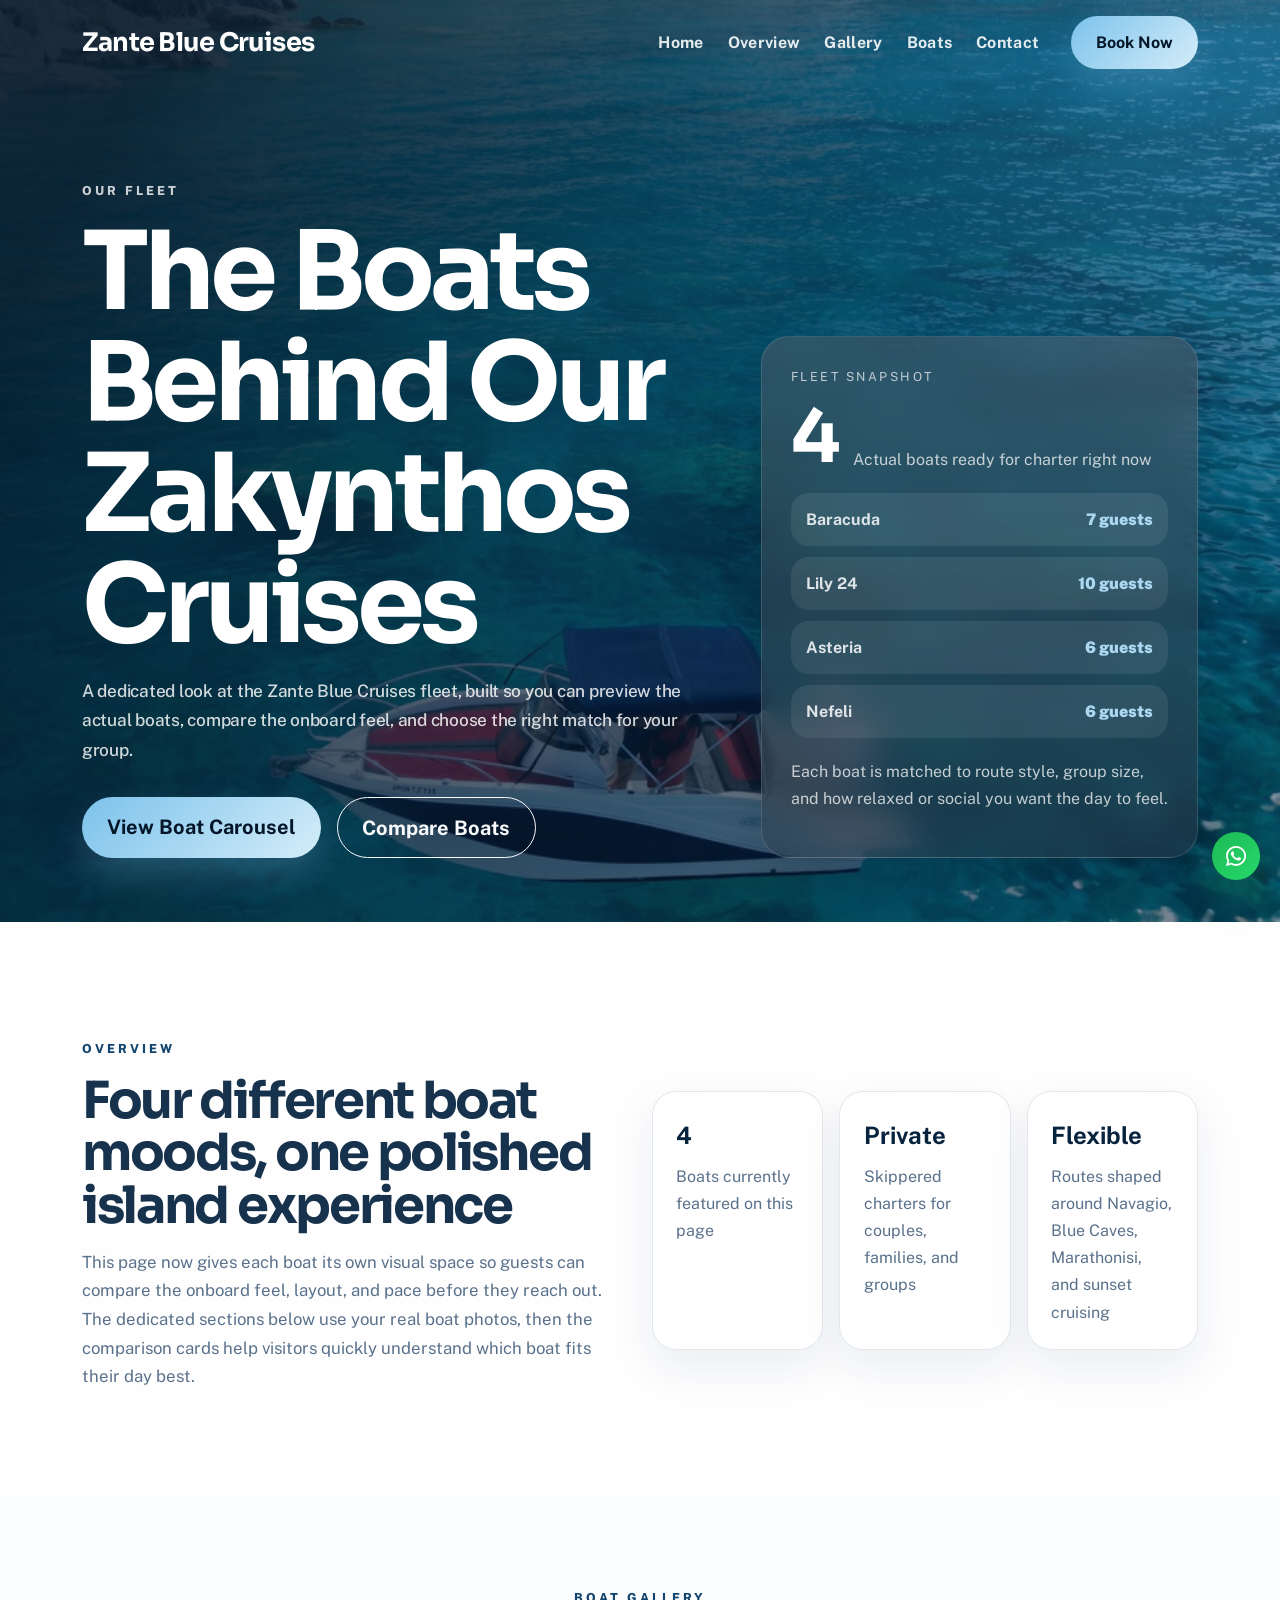
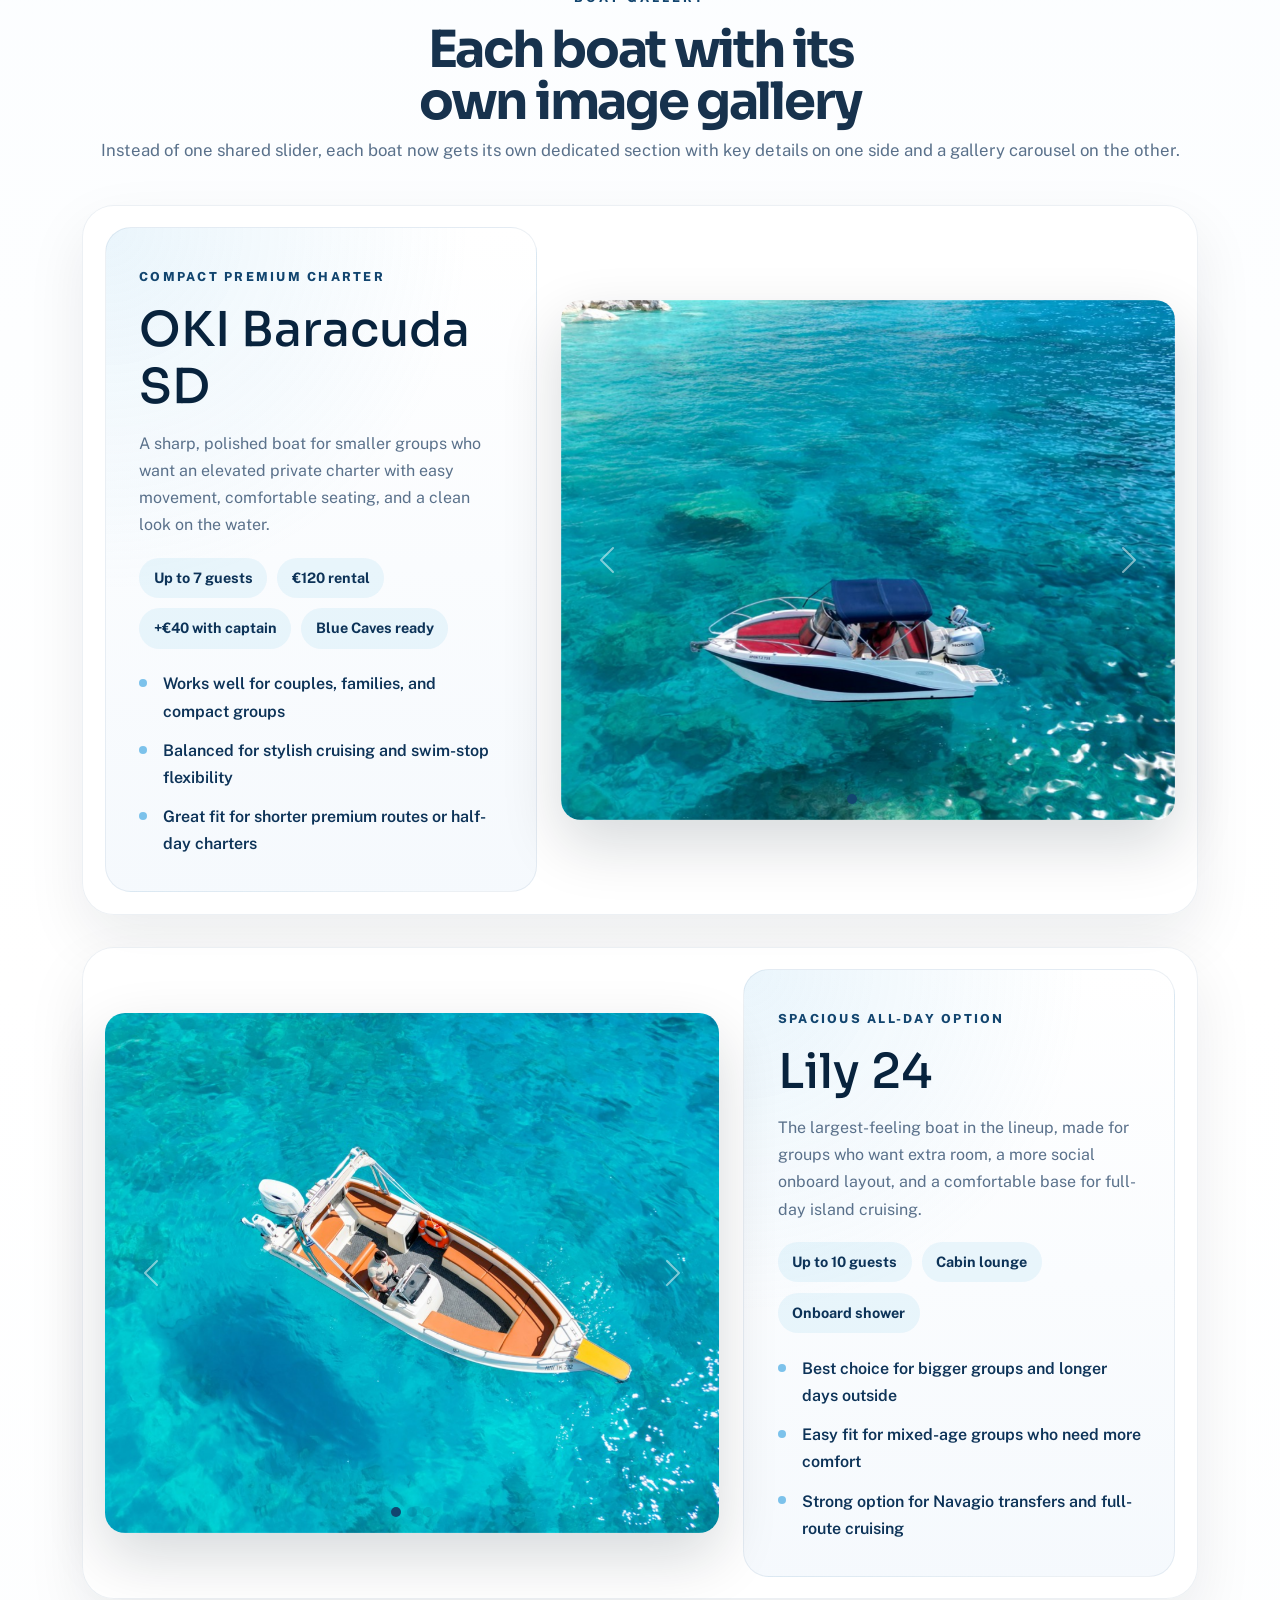
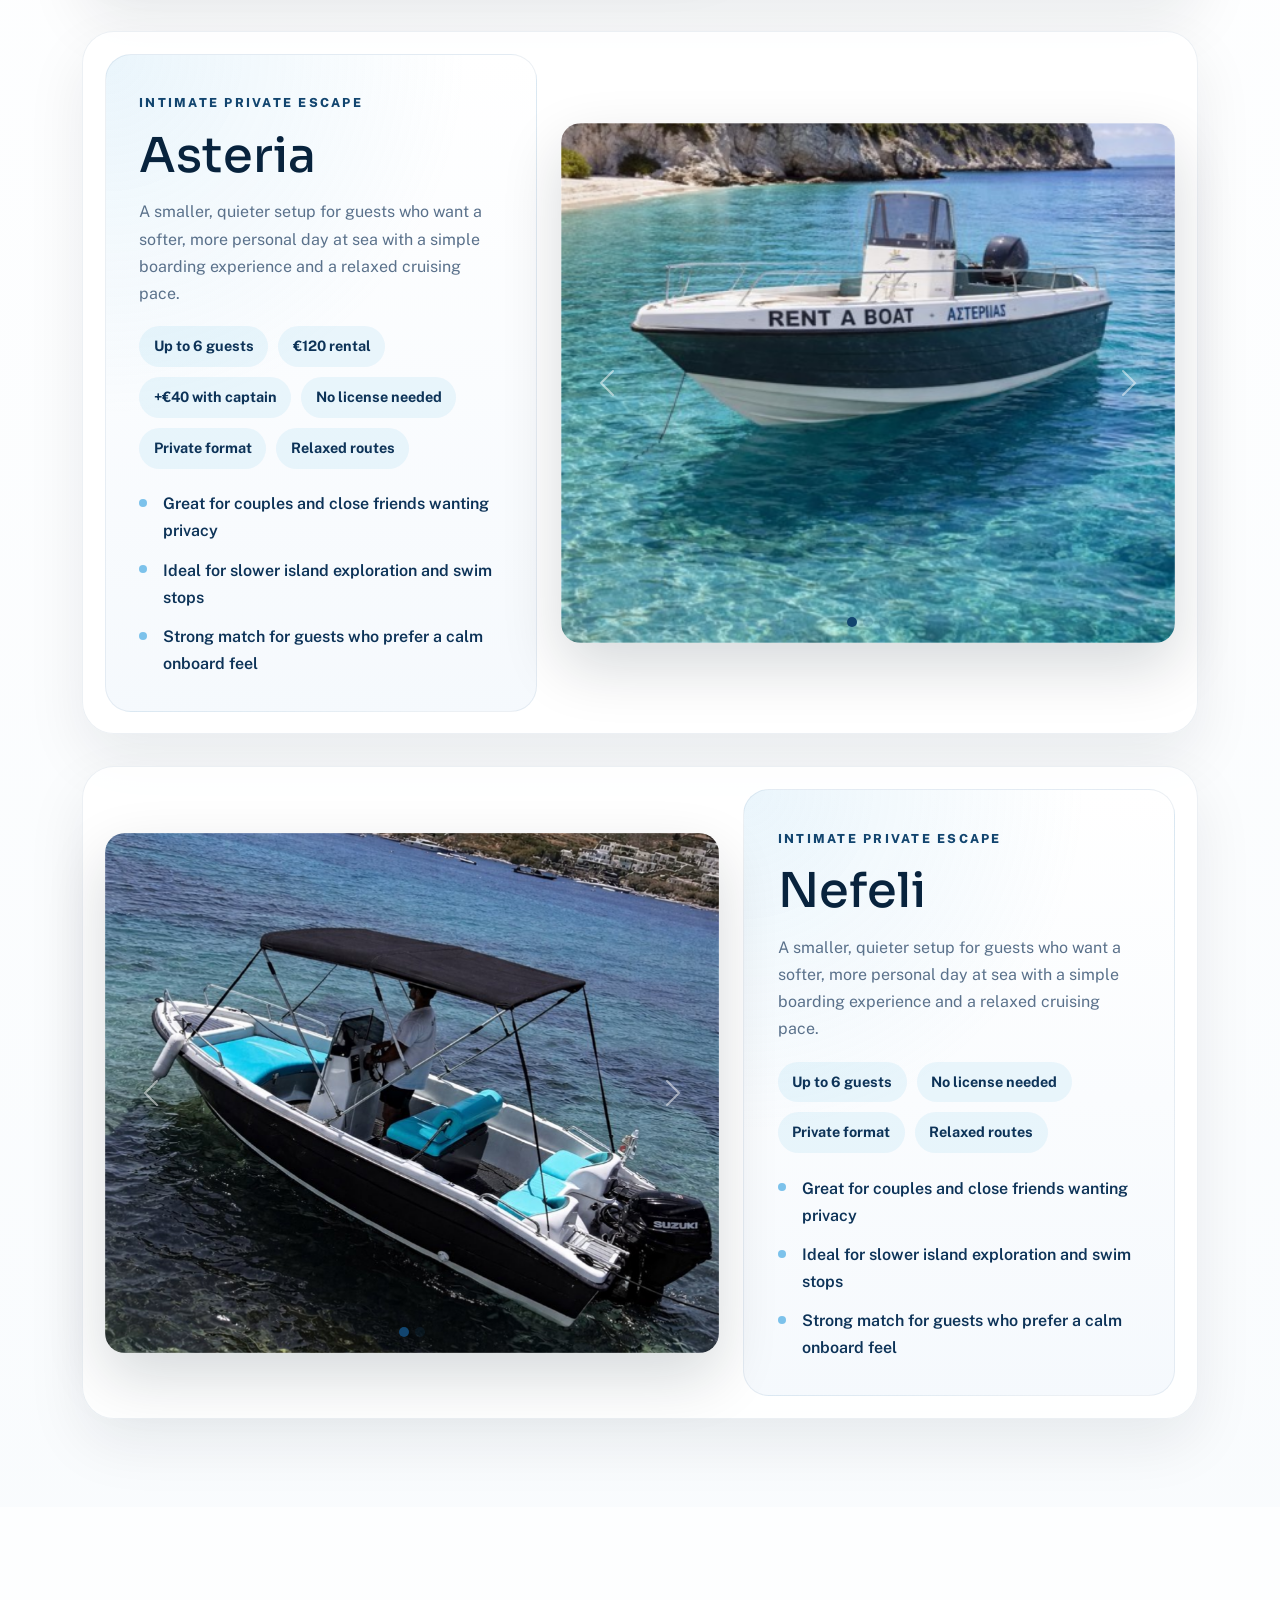
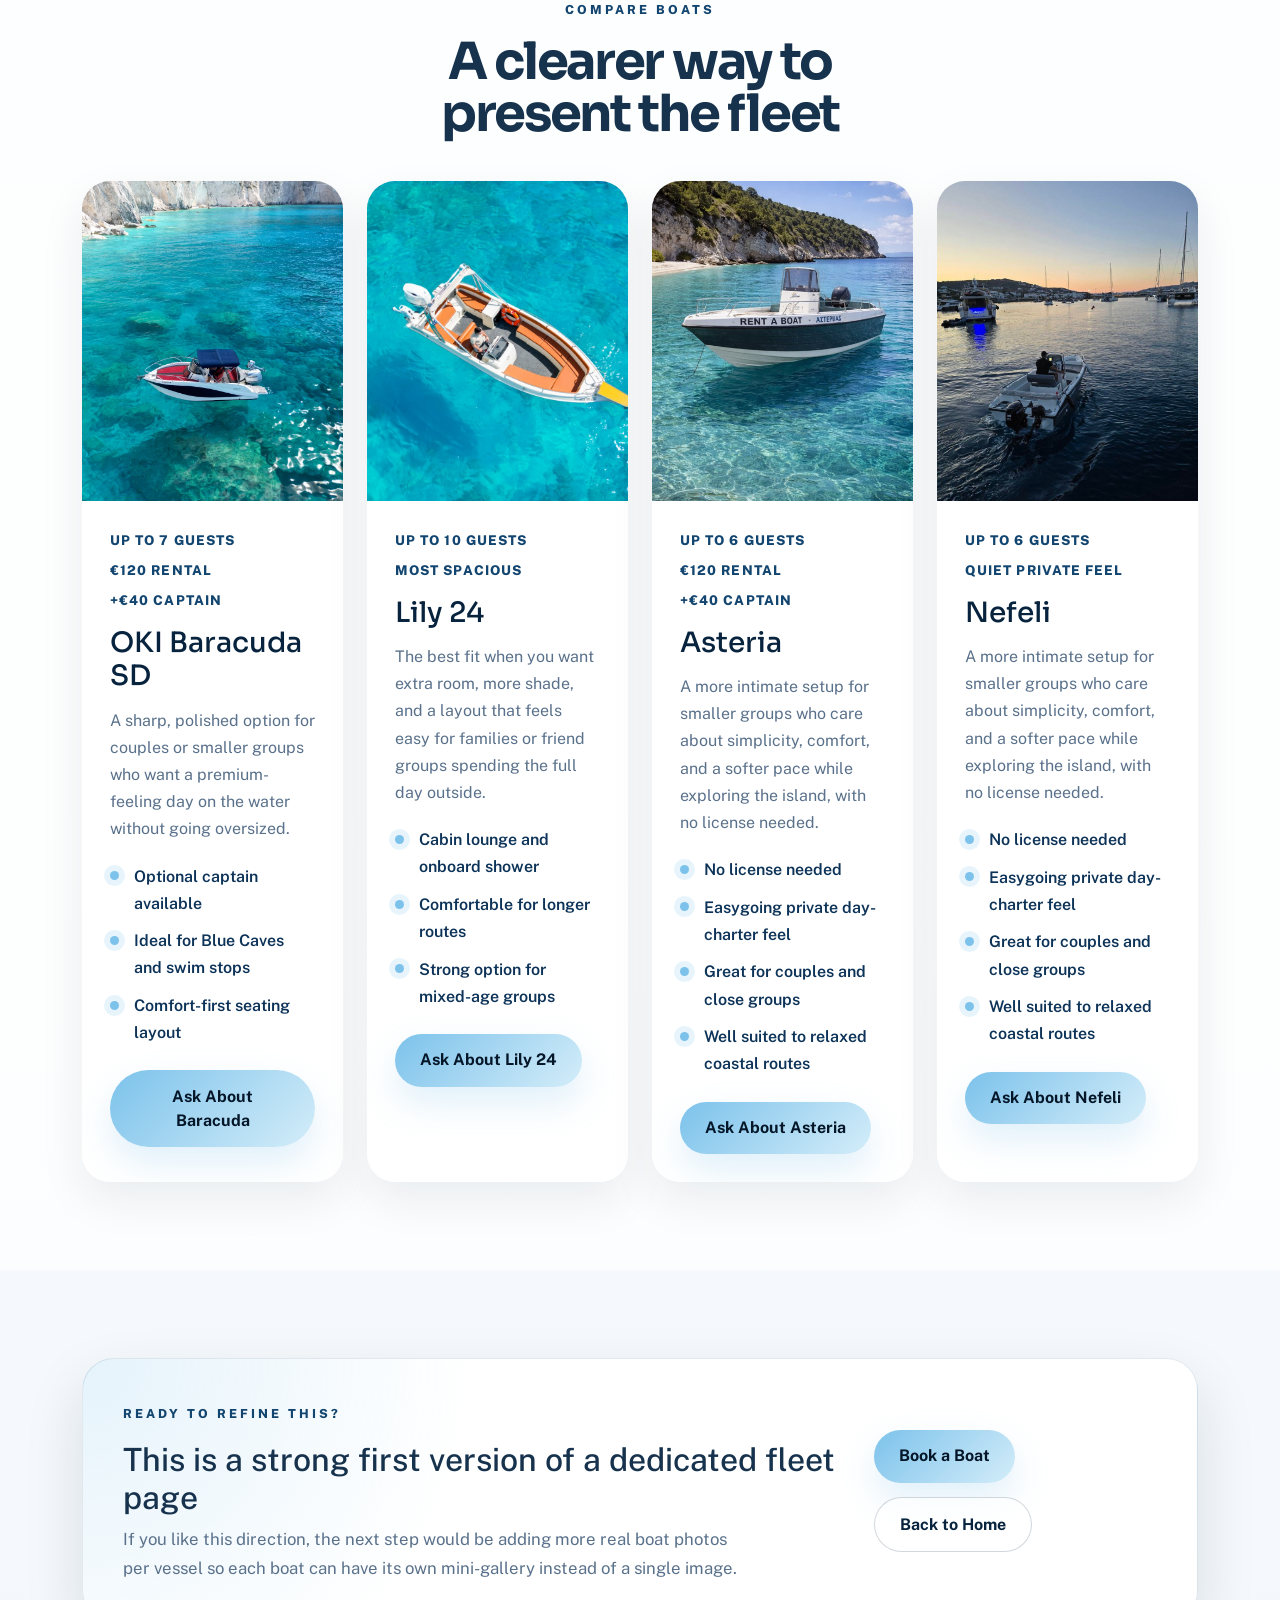
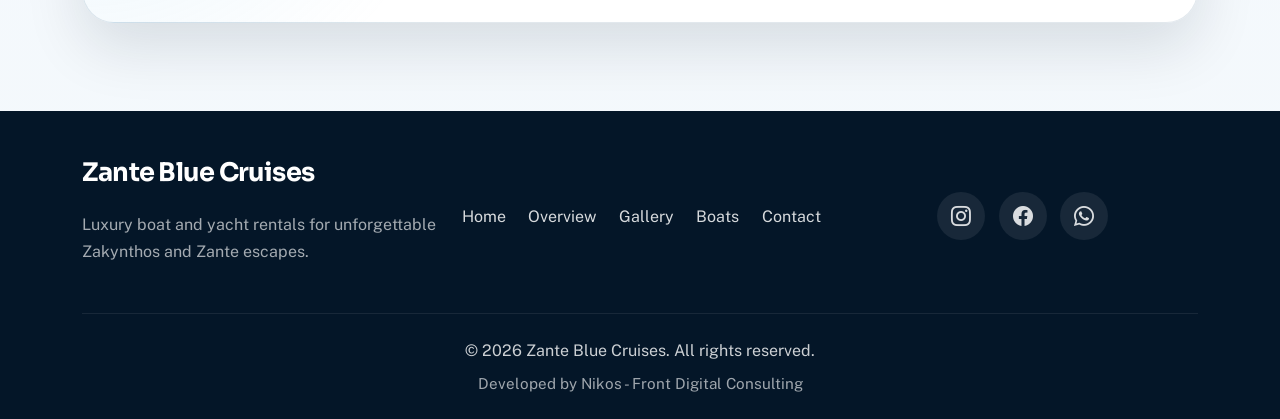
<file: our-fleet.html>
<!DOCTYPE html>
<html lang="en">
<head>
  <meta charset="UTF-8">
  <meta name="viewport" content="width=device-width, initial-scale=1.0">
  <title>Our Fleet | Zante Blue Cruises</title>
  <meta
    name="description"
    content="Explore the Zante Blue Cruises fleet in Zakynthos, including Baracuda, Lily 24, Asteria, and Nefeli, with a full-page boat showcase and image carousel."
  >
  <meta name="robots" content="index, follow, max-image-preview:large">
  <meta name="theme-color" content="#041628">
  <meta property="og:type" content="website">
  <meta property="og:title" content="Our Fleet | Zante Blue Cruises">
  <meta property="og:description" content="A closer look at the Zante Blue Cruises fleet with real boat photography, guest capacity, and charter highlights.">
  <meta property="og:image" content="images/baracuda-1200.jpg">
  <meta property="og:site_name" content="Zante Blue Cruises">
  <meta name="twitter:card" content="summary_large_image">
  <meta name="twitter:title" content="Our Fleet | Zante Blue Cruises">
  <meta name="twitter:description" content="Preview the Zante Blue Cruises fleet with a dedicated carousel and boat showcase page.">
  <meta name="twitter:image" content="images/baracuda-1200.jpg">
  <link rel="preload" as="image" href="images/baracuda-1200.jpg" fetchpriority="high">
  <link rel="preconnect" href="https://fonts.googleapis.com">
  <link rel="preconnect" href="https://fonts.gstatic.com" crossorigin>
  <link
    href="https://fonts.googleapis.com/css2?family=Public+Sans:wght@400;500;600;700;800&family=Sora:wght@500;600;700;800&display=swap"
    rel="stylesheet"
  >
  <link
    href="https://cdn.jsdelivr.net/npm/bootstrap@5.3.3/dist/css/bootstrap.min.css"
    rel="stylesheet"
    integrity="sha384-QWTKZyjpPEjISv5WaRU9OFeRpok6YctnYmDr5pNlyT2bRjXh0JMhjY6hW+ALEwIH"
    crossorigin="anonymous"
  >
  <link
    rel="stylesheet"
    href="https://cdn.jsdelivr.net/npm/bootstrap-icons@1.11.3/font/bootstrap-icons.min.css"
  >
  <link rel="stylesheet" href="css/styles.css">
  <script defer src="https://cdn.vercel-insights.com/v1/script.js"></script>
</head>
<body class="page-loading">
  <div class="page-loader" id="pageLoader" aria-hidden="true">
    <div class="page-loader-mark"></div>
    <p>Loading fleet</p>
  </div>

  <header id="top">
    <nav class="navbar navbar-expand-lg navbar-dark fixed-top" id="mainNav" aria-label="Primary">
      <div class="container">
        <a class="navbar-brand" href="index.html">
          <span class="brand-mark">Zante Blue Cruises</span>
          <span class="brand-text"></span>
        </a>
        <button
          class="navbar-toggler border-0 shadow-none"
          type="button"
          aria-controls="navbarContent"
          aria-expanded="false"
          aria-label="Toggle navigation"
        >
          <span class="navbar-toggler-icon"></span>
        </button>
        <div class="collapse navbar-collapse" id="navbarContent">
          <ul class="navbar-nav ms-auto align-items-lg-center gap-lg-2">
            <li class="nav-item"><a class="nav-link" href="index.html">Home</a></li>
            <li class="nav-item"><a class="nav-link" href="#fleet-overview">Overview</a></li>
            <li class="nav-item"><a class="nav-link" href="#fleet-gallery">Gallery</a></li>
            <li class="nav-item"><a class="nav-link" href="#fleet-showcase">Boats</a></li>
            <li class="nav-item"><a class="nav-link" href="index.html#contact">Contact</a></li>
            <li class="nav-item ms-lg-3 mt-3 mt-lg-0">
              <a class="btn btn-book" href="index.html#contact">Book Now</a>
            </li>
          </ul>
        </div>
      </div>
    </nav>

    <section class="hero-section page-hero fleet-hero d-flex align-items-center" aria-labelledby="fleet-page-heading">
      <div class="hero-overlay"></div>
      <div class="container position-relative">
        <div class="row align-items-end g-5">
          <div class="col-lg-7">
            <div class="hero-content reveal">
              <p class="eyebrow">Our Fleet</p>
              <h1 id="fleet-page-heading">The Boats Behind Our Zakynthos Cruises</h1>
              <p class="hero-subheading">
                A dedicated look at the Zante Blue Cruises fleet, built so you can preview the actual boats, compare the onboard feel, and choose the right match for your group.
              </p>
              <div class="hero-actions">
                <a class="btn btn-primary btn-lg" href="#fleet-gallery" data-scroll>View Boat Carousel</a>
                <a class="btn btn-outline-light btn-lg" href="#fleet-showcase" data-scroll>Compare Boats</a>
              </div>
            </div>
          </div>
          <div class="col-lg-5">
            <aside class="fleet-hero-panel reveal" aria-label="Fleet summary">
              <p class="fleet-panel-label">Fleet Snapshot</p>
              <div class="fleet-panel-stat">
                <strong>4</strong>
                <span>Actual boats ready for charter right now</span>
              </div>
              <ul class="fleet-panel-list">
                <li><span>Baracuda</span><strong>7 guests</strong></li>
                <li><span>Lily 24</span><strong>10 guests</strong></li>
                <li><span>Asteria</span><strong>6 guests</strong></li>
                <li><span>Nefeli</span><strong>6 guests</strong></li>
              </ul>
              <p class="fleet-panel-note">Each boat is matched to route style, group size, and how relaxed or social you want the day to feel.</p>
            </aside>
          </div>
        </div>
      </div>
    </section>
  </header>

  <main id="main-content">
    <section class="section-padding section-surface" id="fleet-overview" aria-labelledby="fleet-overview-heading">
      <div class="container">
        <div class="row g-4 align-items-center">
          <div class="col-lg-6 reveal">
            <div class="section-heading">
              <p class="eyebrow text-accent">Overview</p>
              <h2 id="fleet-overview-heading">Four different boat moods, one polished island experience</h2>
            </div>
            <p class="section-copy">
              This page now gives each boat its own visual space so guests can compare the onboard feel, layout, and pace before they reach out. The dedicated sections below use your real boat photos, then the comparison cards help visitors quickly understand which boat fits their day best.
            </p>
          </div>
          <div class="col-lg-6 reveal">
            <div class="fleet-metrics">
              <article class="fleet-metric-card">
                <strong>4</strong>
                <span>Boats currently featured on this page</span>
              </article>
              <article class="fleet-metric-card">
                <strong>Private</strong>
                <span>Skippered charters for couples, families, and groups</span>
              </article>
              <article class="fleet-metric-card">
                <strong>Flexible</strong>
                <span>Routes shaped around Navagio, Blue Caves, Marathonisi, and sunset cruising</span>
              </article>
            </div>
          </div>
        </div>
      </div>
    </section>

    <section class="section-padding" id="fleet-gallery" aria-labelledby="fleet-gallery-heading">
      <div class="container">
        <div class="section-heading text-center reveal">
          <p class="eyebrow text-accent">Boat Gallery</p>
          <h2 id="fleet-gallery-heading">Each boat with its own image gallery</h2>
          <p class="section-intro">
            Instead of one shared slider, each boat now gets its own dedicated section with key details on one side and a gallery carousel on the other.
          </p>
        </div>

        <div class="fleet-gallery-stack">
          <section class="fleet-boat-section reveal" aria-labelledby="baracuda-gallery-heading">
            <div class="row g-4 align-items-center">
              <div class="col-lg-5">
                <article class="fleet-copy-card">
                  <span class="fleet-boat-tag">Compact premium charter</span>
                  <h3 id="baracuda-gallery-heading">OKI Baracuda SD</h3>
                  <p>
                    A sharp, polished boat for smaller groups who want an elevated private charter with easy movement, comfortable seating, and a clean look on the water.
                  </p>
                  <div class="fleet-inline-specs">
                    <span>Up to 7 guests</span>
                    <span>€120 rental</span>
                    <span>+€40 with captain</span>
                    <span>Blue Caves ready</span>
                  </div>
                  <ul class="fleet-copy-list">
                    <li>Works well for couples, families, and compact groups</li>
                    <li>Balanced for stylish cruising and swim-stop flexibility</li>
                    <li>Great fit for shorter premium routes or half-day charters</li>
                  </ul>
                </article>
              </div>
              <div class="col-lg-7">
                <div class="fleet-split-carousel-shell">
                  <div id="baracudaBoatCarousel" class="carousel slide fleet-boat-carousel" data-bs-ride="carousel">
                    <div class="carousel-indicators">
                      <button type="button" data-bs-target="#baracudaBoatCarousel" data-bs-slide-to="0" class="active" aria-current="true" aria-label="Baracuda image 1"></button>
                      <button type="button" data-bs-target="#baracudaBoatCarousel" data-bs-slide-to="1" aria-label="Baracuda image 2"></button>
                      <button type="button" data-bs-target="#baracudaBoatCarousel" data-bs-slide-to="2" aria-label="Baracuda image 3"></button>
                    </div>
                    <div class="carousel-inner">
                      <div class="carousel-item active">
                        <img src="images/baracuda-1200.jpg" class="d-block w-100" alt="OKI Baracuda SD moored and ready for charter in Zakynthos" width="900" height="1200">
                      </div>
                      <div class="carousel-item">
                        <img src="images/baracuda2-1200.jpg" class="d-block w-100" alt="Second view of OKI Baracuda SD for the fleet gallery" width="1200" height="900">
                      </div>
                      <div class="carousel-item">
                        <img src="images/baracuda3-1200.jpg" class="d-block w-100" alt="Third view of OKI Baracuda SD showcased on the dedicated fleet page" width="1200" height="900">
                      </div>
                    </div>
                    <button class="carousel-control-prev" type="button" data-bs-target="#baracudaBoatCarousel" data-bs-slide="prev" aria-label="Previous Baracuda image">
                      <span class="carousel-control-prev-icon" aria-hidden="true"></span>
                    </button>
                    <button class="carousel-control-next" type="button" data-bs-target="#baracudaBoatCarousel" data-bs-slide="next" aria-label="Next Baracuda image">
                      <span class="carousel-control-next-icon" aria-hidden="true"></span>
                    </button>
                  </div>
                </div>
              </div>
            </div>
          </section>

          <section class="fleet-boat-section reveal" aria-labelledby="lily-gallery-heading">
            <div class="row g-4 align-items-center">
              <div class="col-lg-5 order-lg-2">
                <article class="fleet-copy-card">
                  <span class="fleet-boat-tag">Spacious all-day option</span>
                  <h3 id="lily-gallery-heading">Lily 24</h3>
                  <p>
                    The largest-feeling boat in the lineup, made for groups who want extra room, a more social onboard layout, and a comfortable base for full-day island cruising.
                  </p>
                  <div class="fleet-inline-specs">
                    <span>Up to 10 guests</span>
                    <span>Cabin lounge</span>
                    <span>Onboard shower</span>
                  </div>
                  <ul class="fleet-copy-list">
                    <li>Best choice for bigger groups and longer days outside</li>
                    <li>Easy fit for mixed-age groups who need more comfort</li>
                    <li>Strong option for Navagio transfers and full-route cruising</li>
                  </ul>
                </article>
              </div>
              <div class="col-lg-7 order-lg-1">
                <div class="fleet-split-carousel-shell">
                  <div id="lilyBoatCarousel" class="carousel slide fleet-boat-carousel" data-bs-ride="carousel">
                    <div class="carousel-indicators">
                      <button type="button" data-bs-target="#lilyBoatCarousel" data-bs-slide-to="0" class="active" aria-current="true" aria-label="Lily image 1"></button>
                      <button type="button" data-bs-target="#lilyBoatCarousel" data-bs-slide-to="1" aria-label="Lily image 2"></button>
                      <button type="button" data-bs-target="#lilyBoatCarousel" data-bs-slide-to="2" aria-label="Lily image 3"></button>
                    </div>
                    <div class="carousel-inner">
                      <div class="carousel-item active">
                        <img src="images/lilyboat-1200.jpg" class="d-block w-100" alt="Lily 24 charter boat photographed for the fleet gallery" width="1200" height="900">
                      </div>
                      <div class="carousel-item">
                        <img src="images/lilyboat2-1200.jpg" class="d-block w-100" alt="Second view of Lily 24 shown on the dedicated fleet page" width="1200" height="900">
                      </div>
                      <div class="carousel-item">
                        <img src="images/lilyboat3-1200.jpg" class="d-block w-100" alt="Third view of Lily 24 ready for charter in Zakynthos" width="1200" height="900">
                      </div>
                    </div>
                    <button class="carousel-control-prev" type="button" data-bs-target="#lilyBoatCarousel" data-bs-slide="prev" aria-label="Previous Lily image">
                      <span class="carousel-control-prev-icon" aria-hidden="true"></span>
                    </button>
                    <button class="carousel-control-next" type="button" data-bs-target="#lilyBoatCarousel" data-bs-slide="next" aria-label="Next Lily image">
                      <span class="carousel-control-next-icon" aria-hidden="true"></span>
                    </button>
                  </div>
                </div>
              </div>
            </div>
          </section>

          <section class="fleet-boat-section reveal" aria-labelledby="asteria-gallery-heading">
            <div class="row g-4 align-items-center">
              <div class="col-lg-5">
                <article class="fleet-copy-card">
                  <span class="fleet-boat-tag">Intimate private escape</span>
                  <h3 id="asteria-gallery-heading">Asteria</h3>
                  <p>
                    A smaller, quieter setup for guests who want a softer, more personal day at sea with a simple boarding experience and a relaxed cruising pace.
                  </p>
                  <div class="fleet-inline-specs">
                    <span>Up to 6 guests</span>
                    <span>€120 rental</span>
                    <span>+€40 with captain</span>
                    <span>No license needed</span>
                    <span>Private format</span>
                    <span>Relaxed routes</span>
                  </div>
                  <ul class="fleet-copy-list">
                    <li>Great for couples and close friends wanting privacy</li>
                    <li>Ideal for slower island exploration and swim stops</li>
                    <li>Strong match for guests who prefer a calm onboard feel</li>
                  </ul>
                </article>
              </div>
              <div class="col-lg-7">
                <div class="fleet-split-carousel-shell">
                  <div id="asteriaBoatCarousel" class="carousel slide fleet-boat-carousel" data-bs-ride="carousel">
                    <div class="carousel-indicators">
                      <button type="button" data-bs-target="#asteriaBoatCarousel" data-bs-slide-to="0" class="active" aria-current="true" aria-label="Asteria image 1"></button>
                      <button type="button" data-bs-target="#asteriaBoatCarousel" data-bs-slide-to="1" aria-label="Asteria image 2"></button>
                      <button type="button" data-bs-target="#asteriaBoatCarousel" data-bs-slide-to="2" aria-label="Asteria image 3"></button>
                    </div>
                    <div class="carousel-inner">
                      <div class="carousel-item active">
                        <img src="images/asteria-720.jpg" class="d-block w-100 fleet-carousel-asteria" alt="Asteria photographed for the dedicated fleet gallery" width="480" height="720">
                      </div>
                      <div class="carousel-item">
                        <img src="images/asteria-720.jpg" class="d-block w-100 fleet-carousel-asteria" alt="Asteria ready for a private Zakynthos charter" width="480" height="720">
                      </div>
                      <div class="carousel-item">
                        <img src="images/asteria-720.jpg" class="d-block w-100 fleet-carousel-asteria" alt="Asteria showcased on the Zante Blue Cruises boat page" width="480" height="720">
                      </div>
                    </div>
                    <button class="carousel-control-prev" type="button" data-bs-target="#asteriaBoatCarousel" data-bs-slide="prev" aria-label="Previous Asteria image">
                      <span class="carousel-control-prev-icon" aria-hidden="true"></span>
                    </button>
                    <button class="carousel-control-next" type="button" data-bs-target="#asteriaBoatCarousel" data-bs-slide="next" aria-label="Next Asteria image">
                      <span class="carousel-control-next-icon" aria-hidden="true"></span>
                    </button>
                  </div>
                </div>
              </div>
            </div>
          </section>

          <section class="fleet-boat-section reveal" aria-labelledby="nefeli-gallery-heading">
            <div class="row g-4 align-items-center">
              <div class="col-lg-5 order-lg-2">
                <article class="fleet-copy-card">
                  <span class="fleet-boat-tag">Intimate private escape</span>
                  <h3 id="nefeli-gallery-heading">Nefeli</h3>
                  <p>
                    A smaller, quieter setup for guests who want a softer, more personal day at sea with a simple boarding experience and a relaxed cruising pace.
                  </p>
                  <div class="fleet-inline-specs">
                    <span>Up to 6 guests</span>
                    <span>No license needed</span>
                    <span>Private format</span>
                    <span>Relaxed routes</span>
                  </div>
                  <ul class="fleet-copy-list">
                    <li>Great for couples and close friends wanting privacy</li>
                    <li>Ideal for slower island exploration and swim stops</li>
                    <li>Strong match for guests who prefer a calm onboard feel</li>
                  </ul>
                </article>
              </div>
              <div class="col-lg-7 order-lg-1">
                <div class="fleet-split-carousel-shell">
                  <div id="nefeliBoatCarousel" class="carousel slide fleet-boat-carousel" data-bs-ride="carousel">
                    <div class="carousel-indicators">
                      <button type="button" data-bs-target="#nefeliBoatCarousel" data-bs-slide-to="0" class="active" aria-current="true" aria-label="Nefeli image 1"></button>
                      <button type="button" data-bs-target="#nefeliBoatCarousel" data-bs-slide-to="1" aria-label="Nefeli image 2"></button>
                    </div>
                    <div class="carousel-inner">
                      <div class="carousel-item active">
                        <img src="images/fleet/nefeli-1024.jpg" class="d-block w-100" alt="Nefeli open day boat moored in clear Zakynthos water" width="1024" height="1024">
                      </div>
                      <div class="carousel-item">
                        <img src="images/fleet/nefeli2-1200.jpg" class="d-block w-100" alt="Nefeli leaving the harbor at sunset in Zakynthos" width="900" height="1200">
                      </div>
                    </div>
                    <button class="carousel-control-prev" type="button" data-bs-target="#nefeliBoatCarousel" data-bs-slide="prev" aria-label="Previous Nefeli image">
                      <span class="carousel-control-prev-icon" aria-hidden="true"></span>
                    </button>
                    <button class="carousel-control-next" type="button" data-bs-target="#nefeliBoatCarousel" data-bs-slide="next" aria-label="Next Nefeli image">
                      <span class="carousel-control-next-icon" aria-hidden="true"></span>
                    </button>
                  </div>
                </div>
              </div>
            </div>
          </section>
        </div>
      </div>
    </section>

    <section class="section-padding section-surface" id="fleet-showcase" aria-labelledby="fleet-showcase-heading">
      <div class="container">
        <div class="section-heading text-center reveal">
          <p class="eyebrow text-accent">Compare Boats</p>
          <h2 id="fleet-showcase-heading">A clearer way to present the fleet</h2>
        </div>

        <div class="row g-4 mt-2">
          <div class="col-md-6 col-xl-3 reveal">
            <article class="fleet-spotlight-card h-100">
              <img
                src="images/baracuda-1200.jpg"
                alt="OKI Baracuda SD ready for charter in Zakynthos"
                width="900"
                height="1200"
              >
              <div class="fleet-spotlight-body">
                <div class="fleet-spotlight-topline">
                  <span>Up to 7 guests</span>
                  <span>€120 rental</span>
                  <span>+€40 captain</span>
                </div>
                <h3>OKI Baracuda SD</h3>
                <p>
                  A sharp, polished option for couples or smaller groups who want a premium-feeling day on the water without going oversized.
                </p>
                <ul class="fleet-spotlight-list">
                  <li>Optional captain available</li>
                  <li>Ideal for Blue Caves and swim stops</li>
                  <li>Comfort-first seating layout</li>
                </ul>
                <a class="btn btn-primary" href="index.html#contact">Ask About Baracuda</a>
              </div>
            </article>
          </div>

          <div class="col-md-6 col-xl-3 reveal">
            <article class="fleet-spotlight-card h-100 is-featured">
              <img
                src="images/lilyboat-1200.jpg"
                alt="Lily 24 charter boat showcased on the fleet comparison page"
                width="1200"
                height="900"
              >
              <div class="fleet-spotlight-body">
                <div class="fleet-spotlight-topline">
                  <span>Up to 10 guests</span>
                  <span>Most spacious</span>
                </div>
                <h3>Lily 24</h3>
                <p>
                  The best fit when you want extra room, more shade, and a layout that feels easy for families or friend groups spending the full day outside.
                </p>
                <ul class="fleet-spotlight-list">
                  <li>Cabin lounge and onboard shower</li>
                  <li>Comfortable for longer routes</li>
                  <li>Strong option for mixed-age groups</li>
                </ul>
                <a class="btn btn-primary" href="index.html#contact">Ask About Lily 24</a>
              </div>
            </article>
          </div>

          <div class="col-md-6 col-xl-3 reveal">
            <article class="fleet-spotlight-card h-100">
              <img
                src="images/asteria-720.jpg"
                alt="Asteria boat shown on the dedicated fleet page"
                width="480"
                height="720"
                class="fleet-image-asteria"
              >
              <div class="fleet-spotlight-body">
                <div class="fleet-spotlight-topline">
                  <span>Up to 6 guests</span>
                  <span>€120 rental</span>
                  <span>+€40 captain</span>
                </div>
                <h3>Asteria</h3>
                <p>
                  A more intimate setup for smaller groups who care about simplicity, comfort, and a softer pace while exploring the island, with no license needed.
                </p>
                <ul class="fleet-spotlight-list">
                  <li>No license needed</li>
                  <li>Easygoing private day-charter feel</li>
                  <li>Great for couples and close groups</li>
                  <li>Well suited to relaxed coastal routes</li>
                </ul>
                <a class="btn btn-primary" href="index.html#contact">Ask About Asteria</a>
              </div>
            </article>
          </div>

          <div class="col-md-6 col-xl-3 reveal">
            <article class="fleet-spotlight-card h-100">
              <img
                src="images/fleet/nefeli2-1200.jpg"
                alt="Nefeli boat shown on the dedicated fleet page"
                width="900"
                height="1200"
              >
              <div class="fleet-spotlight-body">
                <div class="fleet-spotlight-topline">
                  <span>Up to 6 guests</span>
                  <span>Quiet private feel</span>
                </div>
                <h3>Nefeli</h3>
                <p>
                  A more intimate setup for smaller groups who care about simplicity, comfort, and a softer pace while exploring the island, with no license needed.
                </p>
                <ul class="fleet-spotlight-list">
                  <li>No license needed</li>
                  <li>Easygoing private day-charter feel</li>
                  <li>Great for couples and close groups</li>
                  <li>Well suited to relaxed coastal routes</li>
                </ul>
                <a class="btn btn-primary" href="index.html#contact">Ask About Nefeli</a>
              </div>
            </article>
          </div>
        </div>
      </div>
    </section>

    <section class="section-padding" aria-labelledby="fleet-cta-heading">
      <div class="container">
        <div class="fleet-cta-panel reveal">
          <div>
            <p class="eyebrow text-accent">Ready To Refine This?</p>
            <h2 id="fleet-cta-heading">This is a strong first version of a dedicated fleet page</h2>
            <p class="section-copy mb-0">
              If you like this direction, the next step would be adding more real boat photos per vessel so each boat can have its own mini-gallery instead of a single image.
            </p>
          </div>
          <div class="fleet-cta-actions">
            <a class="btn btn-primary" href="index.html#contact">Book a Boat</a>
            <a class="btn btn-outline-dark" href="index.html">Back to Home</a>
          </div>
        </div>
      </div>
    </section>
  </main>

  <footer class="site-footer">
    <div class="container">
      <div class="row g-4 align-items-center">
        <div class="col-lg-4">
          <a class="footer-brand" href="index.html">
            <span class="brand-mark">Zante Blue Cruises</span>
            <span class="brand-text"></span>
          </a>
          <p class="footer-copy">Luxury boat and yacht rentals for unforgettable Zakynthos and Zante escapes.</p>
        </div>
        <div class="col-lg-5">
          <div class="footer-links">
            <a href="index.html">Home</a>
            <a href="#fleet-overview">Overview</a>
            <a href="#fleet-gallery">Gallery</a>
            <a href="#fleet-showcase">Boats</a>
            <a href="index.html#contact">Contact</a>
          </div>
        </div>
        <div class="col-lg-3">
          <div class="social-links">
            <a href="https://instagram.com" target="_blank" rel="noopener noreferrer" aria-label="Instagram">
              <i class="bi bi-instagram"></i>
            </a>
            <a href="https://facebook.com" target="_blank" rel="noopener noreferrer" aria-label="Facebook">
              <i class="bi bi-facebook"></i>
            </a>
            <a href="https://wa.me/306970418150?text=Hello%2C%20I%27m%20interested%20in%20booking%20a%20boat%20cruise%20in%20Zakynthos.%20Could%20you%20share%20availability%20and%20prices%3F" target="_blank" rel="noopener noreferrer" aria-label="WhatsApp">
              <i class="bi bi-whatsapp"></i>
            </a>
          </div>
        </div>
      </div>
      <div class="footer-bottom">
        <span>&copy; <span id="currentYear"></span> Zante Blue Cruises. All rights reserved.</span>
        <span class="footer-credit">Developed by Nikos - Front Digital Consulting</span>
      </div>
    </div>
  </footer>

  <a
    class="whatsapp-float"
    href="https://wa.me/306970418150?text=Hello%2C%20I%27m%20interested%20in%20booking%20a%20boat%20cruise%20in%20Zakynthos.%20Could%20you%20share%20availability%20and%20prices%3F"
    target="_blank"
    rel="noopener noreferrer"
    aria-label="Chat with Zante Blue Cruises on WhatsApp"
  >
    <i class="bi bi-whatsapp"></i>
  </a>

  <script
    src="https://cdn.jsdelivr.net/npm/bootstrap@5.3.3/dist/js/bootstrap.bundle.min.js"
    integrity="sha384-YvpcrYf0tY3lHB60NNkmXc5s9fDVZLESaAA55NDzOxhy9GkcIdslK1eN7N6jIeHz"
    crossorigin="anonymous"
  ></script>
  <script src="js/script.js"></script>
</body>
</html>
</file>
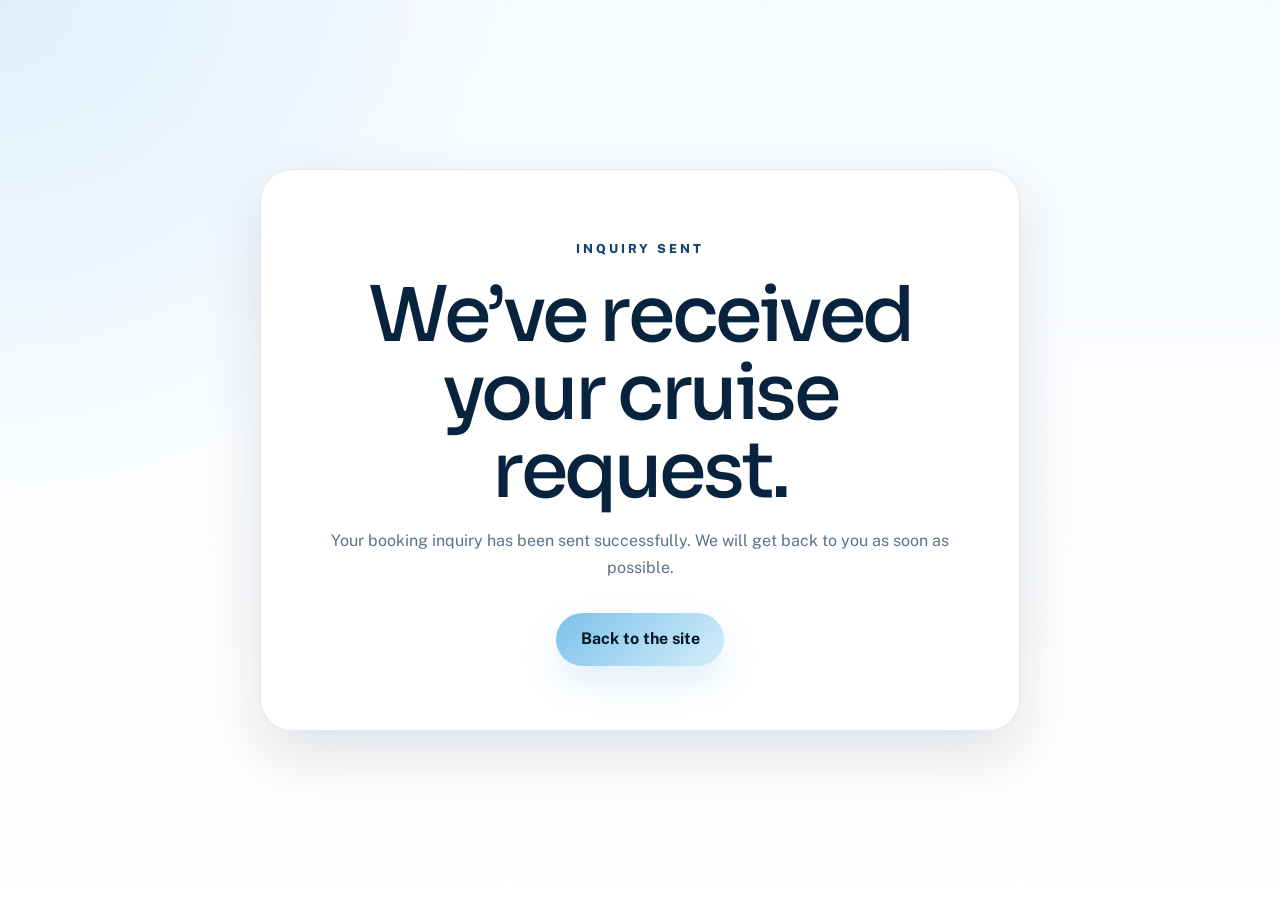
<file: thank-you.html>
<!DOCTYPE html>
<html lang="en">
<head>
  <meta charset="UTF-8">
  <meta name="viewport" content="width=device-width, initial-scale=1.0">
  <title>Thank You | Zante Blue Cruises</title>
  <meta
    name="description"
    content="Thanks for reaching out to Zante Blue Cruises. Your Zakynthos cruise inquiry has been received and our team will get back to you shortly."
  >
  <meta name="theme-color" content="#041628">
  <link rel="preconnect" href="https://fonts.googleapis.com">
  <link rel="preconnect" href="https://fonts.gstatic.com" crossorigin>
  <link
    href="https://fonts.googleapis.com/css2?family=Public+Sans:wght@400;500;600;700;800&family=Sora:wght@500;600;700;800&display=swap"
    rel="stylesheet"
  >
  <link
    href="https://cdn.jsdelivr.net/npm/bootstrap@5.3.3/dist/css/bootstrap.min.css"
    rel="stylesheet"
    integrity="sha384-QWTKZyjpPEjISv5WaRU9OFeRpok6YctnYmDr5pNlyT2bRjXh0JMhjY6hW+ALEwIH"
    crossorigin="anonymous"
  >
  <link rel="stylesheet" href="css/styles.css">
  <script defer src="https://cdn.vercel-insights.com/v1/script.js"></script>
</head>
<body class="thank-you-page">
  <main class="thank-you-shell">
    <section class="thank-you-panel text-center">
      <p class="eyebrow text-accent">Inquiry Sent</p>
      <h1>We’ve received your cruise request.</h1>
      <p class="thank-you-copy">
        Your booking inquiry has been sent successfully. We will get back to you as soon as possible.
      </p>
      <a class="btn btn-primary" href="/index.html#contact">Back to the site</a>
    </section>
  </main>
</body>
</html>
</file>
<file: css/styles.css>
:root {
  --navy-950: #041628;
  --navy-900: #08233d;
  --navy-800: #0d3358;
  --navy-700: #12456f;
  --blue-400: #7cc2eb;
  --blue-300: #acd8f2;
  --sand-100: #f5f7fb;
  --white: #ffffff;
  --text-dark: #17324d;
  --text-muted: #5a718b;
  --border-soft: rgba(18, 69, 111, 0.12);
  --shadow-soft: 0 24px 60px rgba(4, 22, 40, 0.12);
  --shadow-card: 0 18px 45px rgba(8, 35, 61, 0.08);
  --radius-lg: 28px;
  --radius-md: 20px;
  --transition: all 0.35s ease;
  --font-display: "Sora", sans-serif;
  --font-body: "Public Sans", sans-serif;
}

html {
  scroll-behavior: smooth;
}

body {
  font-family: var(--font-body);
  color: var(--text-dark);
  background: linear-gradient(180deg, #f7fbff 0%, #ffffff 38%, #f3f8fc 100%);
  line-height: 1.7;
  font-size: 1rem;
  font-feature-settings: "liga" 1, "kern" 1;
}

body.page-loading {
  overflow: hidden;
}

img {
  max-width: 100%;
  display: block;
}

a {
  text-decoration: none;
}

section {
  position: relative;
}

.page-loader {
  position: fixed;
  inset: 0;
  z-index: 2000;
  display: grid;
  place-items: center;
  gap: 1rem;
  background:
    radial-gradient(circle at top, rgba(124, 194, 235, 0.18), transparent 30%),
    linear-gradient(180deg, rgba(4, 22, 40, 0.98), rgba(8, 35, 61, 0.98));
  color: rgba(255, 255, 255, 0.78);
  transition: opacity 0.45s ease, visibility 0.45s ease;
}

.page-loader p {
  margin: 0;
  font-size: 0.9rem;
  font-weight: 700;
  letter-spacing: 0.18em;
  text-transform: uppercase;
}

.page-loader-mark {
  width: 56px;
  height: 56px;
  border-radius: 18px;
  border: 1px solid rgba(255, 255, 255, 0.16);
  background:
    linear-gradient(135deg, rgba(124, 194, 235, 0.2), rgba(255, 255, 255, 0.06));
  box-shadow: 0 24px 55px rgba(4, 22, 40, 0.26);
  position: relative;
  overflow: hidden;
}

.page-loader-mark::before {
  content: "";
  position: absolute;
  inset: 12px;
  border-radius: 12px;
  border: 2px solid rgba(255, 255, 255, 0.82);
  border-right-color: transparent;
  animation: loader-spin 0.9s linear infinite;
}

.page-loader.is-hidden {
  opacity: 0;
  visibility: hidden;
}

@keyframes loader-spin {
  to {
    transform: rotate(360deg);
  }
}

.section-padding {
  padding: 5.5rem 0;
}

.section-surface {
  background: rgba(255, 255, 255, 0.76);
}

.eyebrow {
  display: inline-block;
  margin-bottom: 1rem;
  letter-spacing: 0.24em;
  text-transform: uppercase;
  font-size: 0.78rem;
  font-weight: 800;
  color: rgba(255, 255, 255, 0.78);
}

.text-accent {
  color: var(--navy-700);
}

.section-heading h2,
.hero-content h1 {
  font-family: var(--font-display);
  font-weight: 700;
  line-height: 1.02;
  letter-spacing: -0.045em;
  text-wrap: balance;
}

.section-heading h2 {
  font-size: clamp(2.3rem, 4vw, 4rem);
  max-width: 16ch;
}

.section-heading.text-center h2 {
  margin-inline: auto;
}

.section-intro,
.section-copy {
  color: var(--text-muted);
  font-size: 1.05rem;
}

.section-copy,
.hero-subheading,
.card-body p,
.card-text,
.footer-copy,
.form-note,
.thank-you-copy {
  max-width: 62ch;
}

#mainNav {
  padding: 1rem 0;
  transition: var(--transition);
  z-index: 1050;
}

#mainNav.navbar-scrolled {
  padding: 0.7rem 0;
  background: rgba(4, 22, 40, 0.92);
  backdrop-filter: blur(18px);
  box-shadow: 0 14px 35px rgba(4, 22, 40, 0.18);
}

.navbar-brand,
.footer-brand {
  display: inline-flex;
  align-items: baseline;
  gap: 0.15rem;
  color: var(--white);
  font-family: var(--font-display);
}

.brand-mark {
  font-size: 1.6rem;
  font-weight: 700;
  letter-spacing: -0.03em;
}

.brand-text {
  font-size: 0.95rem;
  letter-spacing: 0.18em;
  text-transform: uppercase;
  font-family: var(--font-body);
  font-weight: 800;
}

.navbar-nav .nav-link {
  color: rgba(255, 255, 255, 0.88);
  font-weight: 700;
  letter-spacing: 0.02em;
  padding: 0.7rem 1rem;
  transition: var(--transition);
}

.menu-open {
  overflow: hidden;
}

.navbar-nav .nav-link:hover,
.navbar-nav .nav-link:focus,
.footer-links a:hover,
.footer-links a:focus {
  color: var(--blue-300);
}

.btn {
  border-radius: 999px;
  padding: 0.9rem 1.55rem;
  font-weight: 700;
  transition: var(--transition);
}

.btn-primary,
.btn-book {
  background: linear-gradient(135deg, var(--blue-400), #d4edf9);
  border: 0;
  color: var(--navy-950);
  box-shadow: 0 16px 35px rgba(124, 194, 235, 0.24);
}

.btn-primary:hover,
.btn-primary:focus,
.btn-book:hover,
.btn-book:focus {
  transform: translateY(-2px);
  color: var(--navy-950);
  box-shadow: 0 20px 38px rgba(124, 194, 235, 0.32);
}

.hero-section {
  min-height: 100vh;
  position: relative;
  background-color: var(--navy-950);
  background:
    linear-gradient(120deg, rgba(4, 22, 40, 0.84) 8%, rgba(8, 35, 61, 0.56) 44%, rgba(12, 59, 92, 0.2) 100%),
    url("../images/home/hero-1280.jpg") center/cover no-repeat;
  overflow: hidden;
}

.page-hero {
  min-height: 88vh;
  padding: 6rem 0 4rem;
}

.fleet-hero {
  background:
    linear-gradient(120deg, rgba(4, 22, 40, 0.9) 10%, rgba(8, 35, 61, 0.58) 48%, rgba(12, 59, 92, 0.22) 100%),
    url("../images/baracuda-1200.jpg") center 34% / cover no-repeat;
}

.hero-overlay {
  position: absolute;
  inset: 0;
  background:
    radial-gradient(circle at top right, rgba(124, 194, 235, 0.22), transparent 32%),
    linear-gradient(180deg, rgba(4, 22, 40, 0.08), rgba(4, 22, 40, 0.38));
}

.hero-content {
  color: var(--white);
  padding-top: 5rem;
}

.hero-content h1 {
  font-size: clamp(3.5rem, 9vw, 6.8rem);
  max-width: 10ch;
  margin-bottom: 1rem;
}

.hero-subheading {
  font-size: 1.08rem;
  font-weight: 500;
  max-width: 40rem;
  color: rgba(255, 255, 255, 0.82);
  margin-bottom: 2rem;
  letter-spacing: -0.015em;
}

.hero-actions {
  display: flex;
  flex-wrap: wrap;
  gap: 1rem;
}

.fleet-hero-panel {
  padding: 1.8rem;
  background:
    linear-gradient(180deg, rgba(255, 255, 255, 0.16), rgba(255, 255, 255, 0.08)),
    rgba(4, 22, 40, 0.46);
  border: 1px solid rgba(255, 255, 255, 0.14);
  border-radius: 28px;
  box-shadow: 0 22px 54px rgba(4, 22, 40, 0.22);
  color: var(--white);
  backdrop-filter: blur(16px);
}

.fleet-panel-label {
  margin-bottom: 1rem;
  font-size: 0.78rem;
  letter-spacing: 0.2em;
  text-transform: uppercase;
  color: rgba(255, 255, 255, 0.7);
}

.fleet-panel-stat {
  display: flex;
  align-items: end;
  gap: 0.8rem;
  margin-bottom: 1.25rem;
}

.fleet-panel-stat strong {
  font-family: var(--font-display);
  font-size: clamp(3rem, 7vw, 4.6rem);
  line-height: 0.95;
}

.fleet-panel-stat span,
.fleet-panel-note {
  color: rgba(255, 255, 255, 0.74);
}

.fleet-panel-list {
  list-style: none;
  padding: 0;
  margin: 0 0 1.25rem;
  display: grid;
  gap: 0.7rem;
}

.fleet-panel-list li {
  display: flex;
  justify-content: space-between;
  gap: 1rem;
  padding: 0.8rem 0.95rem;
  border-radius: 18px;
  background: rgba(255, 255, 255, 0.08);
  font-weight: 700;
}

.fleet-panel-list span {
  color: rgba(255, 255, 255, 0.84);
}

.fleet-panel-list strong {
  color: var(--blue-300);
}

.fleet-metrics {
  display: grid;
  grid-template-columns: repeat(3, minmax(0, 1fr));
  gap: 1rem;
}

.fleet-metric-card {
  padding: 1.45rem;
  background: rgba(255, 255, 255, 0.96);
  border: 1px solid var(--border-soft);
  border-radius: 24px;
  box-shadow: var(--shadow-card);
}

.fleet-metric-card strong {
  display: block;
  margin-bottom: 0.45rem;
  font-size: 1.5rem;
  color: var(--navy-900);
}

.fleet-metric-card span {
  color: var(--text-muted);
}

.btn-outline-light {
  border-width: 1.5px;
}

.section-heading {
  margin-bottom: 1rem;
}

.stats-grid {
  display: grid;
  grid-template-columns: repeat(2, minmax(0, 1fr));
  gap: 1rem;
  margin-top: 2rem;
}

.stat-card {
  background: rgba(255, 255, 255, 0.88);
  border: 1px solid var(--border-soft);
  border-radius: var(--radius-md);
  padding: 1.5rem;
  box-shadow: var(--shadow-card);
}

.stat-card strong {
  display: block;
  font-size: 2rem;
  color: var(--navy-800);
}

.stat-card span {
  color: var(--text-muted);
}

.image-stack {
  position: relative;
}

.about-main-image {
  min-height: 440px;
  object-fit: cover;
  border-radius: var(--radius-lg);
  box-shadow: var(--shadow-soft);
}

.experience-badge {
  position: absolute;
  right: 1rem;
  bottom: 1rem;
  max-width: 220px;
  padding: 1rem 1.2rem;
  background: rgba(4, 22, 40, 0.84);
  color: var(--white);
  border-radius: 18px;
  backdrop-filter: blur(10px);
}

.service-card,
.fleet-card,
.contact-form,
.testimonial-card {
  background: rgba(255, 255, 255, 0.96);
  border-radius: var(--radius-lg);
  box-shadow: var(--shadow-card);
  overflow: hidden;
}

.service-card img,
.fleet-card img {
  height: 260px;
  object-fit: cover;
}

.fleet-image-asteria {
  object-position: center 38%;
}

.service-card .card-body,
.fleet-card .card-body {
  padding: 1.6rem;
}

.service-card h3,
.fleet-card .fleet-meta:not(.fleet-price-meta) span:first-child {
  color: var(--navy-900);
}

.service-card p,
.fleet-card p {
  color: var(--text-muted);
  margin-bottom: 0;
}

.service-card,
.fleet-card,
.gallery-item img,
.social-links a,
.whatsapp-float,
.contact-details a {
  transition: var(--transition);
}

.service-card:hover,
.fleet-card:hover {
  transform: translateY(-8px);
  box-shadow: 0 22px 52px rgba(8, 35, 61, 0.12);
}

.fleet-meta {
  display: flex;
  justify-content: space-between;
  gap: 1rem;
  margin-bottom: 1rem;
  font-weight: 800;
}

.fleet-meta span:last-child {
  color: var(--navy-700);
}

.fleet-price-meta {
  justify-content: flex-start;
  flex-wrap: wrap;
  gap: 0.55rem;
  margin-top: -0.35rem;
  font-size: 0.9rem;
}

.fleet-price-meta span {
  padding: 0.35rem 0.65rem;
  border-radius: 999px;
  background: rgba(124, 194, 235, 0.14);
  color: var(--navy-800);
}

.feature-list {
  list-style: none;
  padding: 0;
  margin: 1.25rem 0 0;
  display: flex;
  flex-wrap: wrap;
  gap: 0.6rem;
}

.feature-list li {
  padding: 0.45rem 0.9rem;
  background: rgba(124, 194, 235, 0.14);
  border-radius: 999px;
  color: var(--navy-800);
  font-size: 0.9rem;
  font-weight: 600;
}

.gallery-grid {
  display: grid;
  grid-template-columns: repeat(12, 1fr);
  gap: 1rem;
}

.gallery-item {
  border: 0;
  padding: 0;
  border-radius: 24px;
  overflow: hidden;
  background: transparent;
  cursor: pointer;
}

.gallery-item:nth-child(1),
.gallery-item:nth-child(4) {
  grid-column: span 7;
}

.gallery-item:nth-child(2),
.gallery-item:nth-child(3) {
  grid-column: span 5;
}

.gallery-item:nth-child(5),
.gallery-item:nth-child(6),
.gallery-item:nth-child(7) {
  grid-column: span 4;
}

.gallery-item img {
  width: 100%;
  min-height: 280px;
  height: 100%;
  object-fit: cover;
}

.gallery-item:hover img,
.gallery-item:focus img {
  transform: scale(1.04);
  filter: saturate(1.08);
}

.gallery-modal .modal-content {
  background: rgba(4, 22, 40, 0.92);
  border: 1px solid rgba(255, 255, 255, 0.1);
  border-radius: 26px;
}

.gallery-caption {
  color: rgba(255, 255, 255, 0.82);
  font-size: 1rem;
}

.fleet-carousel-shell {
  max-width: 1120px;
  margin: 2.5rem auto 0;
  padding: clamp(1rem, 2vw, 1.3rem);
  background: linear-gradient(180deg, rgba(4, 22, 40, 0.96), rgba(8, 35, 61, 0.9));
  border-radius: 32px;
  box-shadow: 0 28px 70px rgba(4, 22, 40, 0.24);
}

.fleet-gallery-stack {
  display: grid;
  gap: 2rem;
  margin-top: 2.5rem;
}

#fleet-overview {
  padding-top: 7rem;
}

.fleet-boat-section {
  padding: clamp(1rem, 2vw, 1.35rem);
  background: rgba(255, 255, 255, 0.84);
  border: 1px solid rgba(18, 69, 111, 0.08);
  border-radius: 32px;
  box-shadow: 0 24px 60px rgba(4, 22, 40, 0.08);
}

.fleet-copy-card {
  height: 100%;
  padding: clamp(1.5rem, 3vw, 2.1rem);
  background:
    radial-gradient(circle at top left, rgba(124, 194, 235, 0.16), transparent 46%),
    linear-gradient(180deg, rgba(255, 255, 255, 0.98), rgba(245, 249, 253, 0.98));
  border-radius: 26px;
  border: 1px solid rgba(18, 69, 111, 0.08);
}

.fleet-boat-tag {
  display: inline-block;
  margin-bottom: 0.85rem;
  color: var(--navy-700);
  font-size: 0.78rem;
  font-weight: 800;
  letter-spacing: 0.18em;
  text-transform: uppercase;
}

.fleet-copy-card h3 {
  font-family: var(--font-display);
  font-size: clamp(2rem, 4vw, 3rem);
  color: var(--navy-900);
  margin-bottom: 0.85rem;
}

.fleet-copy-card p {
  color: var(--text-muted);
  margin-bottom: 1.2rem;
}

.fleet-inline-specs {
  display: flex;
  flex-wrap: wrap;
  gap: 0.65rem;
  margin-bottom: 1.35rem;
}

.fleet-inline-specs span {
  padding: 0.5rem 0.9rem;
  border-radius: 999px;
  background: rgba(124, 194, 235, 0.14);
  color: var(--navy-800);
  font-size: 0.9rem;
  font-weight: 700;
}

.fleet-copy-list {
  list-style: none;
  padding: 0;
  margin: 0;
  display: grid;
  gap: 0.75rem;
}

.fleet-copy-list li {
  position: relative;
  padding-left: 1.5rem;
  color: var(--navy-800);
  font-weight: 600;
}

.fleet-copy-list li::before {
  content: "";
  position: absolute;
  top: 0.55rem;
  left: 0;
  width: 8px;
  height: 8px;
  border-radius: 50%;
  background: var(--blue-400);
}

.fleet-split-carousel-shell {
  height: 100%;
  padding: 0;
  background: transparent;
  border-radius: 26px;
  box-shadow: none;
}

.fleet-boat-carousel {
  overflow: hidden;
  border-radius: 20px;
  box-shadow: 0 24px 60px rgba(4, 22, 40, 0.16);
}

.fleet-boat-carousel .carousel-item img {
  height: clamp(320px, 44vw, 520px);
  object-fit: cover;
  object-position: center;
}

.fleet-page-carousel {
  overflow: hidden;
  border-radius: 24px;
}

.fleet-page-carousel .carousel-item img {
  height: clamp(420px, 65vw, 720px);
  object-fit: cover;
  object-position: center;
}

.fleet-carousel-asteria {
  object-position: center 42%;
}

.fleet-carousel-caption {
  right: 1.2rem;
  bottom: 1.2rem;
  left: 1.2rem;
  padding: 1.15rem 1.2rem;
  text-align: left;
  border-radius: 22px;
  background: linear-gradient(180deg, rgba(4, 22, 40, 0.16), rgba(4, 22, 40, 0.8));
  backdrop-filter: blur(10px);
}

.fleet-carousel-caption h3 {
  font-family: var(--font-display);
  font-size: clamp(1.6rem, 3vw, 2.4rem);
  margin-bottom: 0.35rem;
}

.fleet-carousel-caption p {
  margin-bottom: 0;
  max-width: 48ch;
  color: rgba(255, 255, 255, 0.82);
}

.fleet-carousel-kicker {
  display: inline-block;
  margin-bottom: 0.55rem;
  color: var(--blue-300);
  font-size: 0.78rem;
  font-weight: 800;
  letter-spacing: 0.18em;
  text-transform: uppercase;
}

.fleet-spotlight-card {
  height: 100%;
  background: rgba(255, 255, 255, 0.96);
  border-radius: 28px;
  box-shadow: var(--shadow-card);
  overflow: hidden;
}

.fleet-spotlight-card.is-featured {
  background:
    linear-gradient(180deg, rgba(124, 194, 235, 0.12), rgba(255, 255, 255, 0.96) 28%);
}

.fleet-spotlight-card img {
  width: 100%;
  height: 320px;
  object-fit: cover;
}

.fleet-spotlight-body {
  padding: 1.75rem;
}

.fleet-spotlight-topline {
  display: flex;
  flex-wrap: wrap;
  justify-content: space-between;
  gap: 0.45rem 0.75rem;
  margin-bottom: 0.9rem;
  color: var(--navy-700);
  font-size: 0.84rem;
  font-weight: 800;
  letter-spacing: 0.08em;
  text-transform: uppercase;
}

.fleet-spotlight-card h3 {
  font-family: var(--font-display);
  color: var(--navy-900);
  margin-bottom: 0.85rem;
}

.fleet-spotlight-card p {
  color: var(--text-muted);
}

.fleet-spotlight-list {
  list-style: none;
  padding: 0;
  margin: 1.25rem 0 1.5rem;
  display: grid;
  gap: 0.65rem;
}

.fleet-spotlight-list li {
  padding-left: 1.5rem;
  position: relative;
  color: var(--navy-800);
  font-weight: 600;
}

.fleet-spotlight-list li::before {
  content: "";
  position: absolute;
  left: 0;
  top: 0.55rem;
  width: 9px;
  height: 9px;
  border-radius: 50%;
  background: var(--blue-400);
  box-shadow: 0 0 0 6px rgba(124, 194, 235, 0.18);
}

.fleet-cta-panel {
  display: flex;
  align-items: center;
  justify-content: space-between;
  gap: 2rem;
  padding: clamp(1.7rem, 4vw, 2.5rem);
  background:
    radial-gradient(circle at top left, rgba(124, 194, 235, 0.2), transparent 34%),
    rgba(255, 255, 255, 0.96);
  border: 1px solid var(--border-soft);
  border-radius: 32px;
  box-shadow: var(--shadow-soft);
}

.fleet-cta-actions {
  display: flex;
  flex-wrap: wrap;
  gap: 0.9rem;
}

.btn-outline-dark {
  border: 1.5px solid rgba(8, 35, 61, 0.18);
  color: var(--navy-900);
  background: rgba(255, 255, 255, 0.65);
}

.btn-outline-dark:hover,
.btn-outline-dark:focus {
  color: var(--navy-950);
  border-color: rgba(8, 35, 61, 0.28);
  background: rgba(255, 255, 255, 0.95);
  transform: translateY(-2px);
}

.testimonial-carousel {
  max-width: 860px;
  margin: 2rem auto 0;
}

.testimonial-card {
  padding: 3rem 2rem;
  text-align: center;
}

.testimonial-text {
  font-family: var(--font-display);
  font-size: clamp(1.8rem, 4vw, 2.5rem);
  line-height: 1.15;
  margin-bottom: 1.5rem;
  color: var(--navy-900);
}

.testimonial-card h3 {
  font-size: 1.1rem;
  margin-bottom: 0.3rem;
}

.testimonial-card span,
.form-note {
  color: var(--text-muted);
}

.carousel-indicators [data-bs-target] {
  width: 10px;
  height: 10px;
  border-radius: 50%;
  border: 0;
  background-color: rgba(18, 69, 111, 0.32);
}

.carousel-indicators .active {
  background-color: var(--navy-700);
}

.contact-section {
  overflow: hidden;
}

.contact-section::before {
  content: "";
  position: absolute;
  inset: auto auto -120px -120px;
  width: 320px;
  height: 320px;
  background: radial-gradient(circle, rgba(124, 194, 235, 0.18), transparent 66%);
}

.contact-details {
  display: grid;
  gap: 1rem;
  margin-top: 2rem;
}

.contact-details a {
  display: inline-flex;
  align-items: center;
  gap: 0.8rem;
  color: var(--navy-800);
  font-weight: 700;
}

.contact-details a:hover,
.contact-details a:focus {
  color: var(--navy-950);
  transform: translateX(4px);
}

.contact-form {
  padding: 2rem;
  position: relative;
}

.form-label {
  font-size: 0.9rem;
  font-weight: 800;
  letter-spacing: 0.08em;
  text-transform: uppercase;
  color: var(--navy-800);
}

.form-control {
  border-radius: 16px;
  min-height: 3.35rem;
  border: 1px solid rgba(18, 69, 111, 0.16);
  padding: 0.9rem 1rem;
  font-family: var(--font-body);
  color: var(--text-dark);
  background: rgba(247, 251, 255, 0.88);
}

.form-control:focus {
  border-color: rgba(124, 194, 235, 0.8);
  box-shadow: 0 0 0 0.3rem rgba(124, 194, 235, 0.16);
}

.form-select {
  background-position: right 1rem center;
}

textarea.form-control {
  min-height: 160px;
}

.form-status {
  display: inline-flex;
  align-items: center;
  min-height: 1.5rem;
  margin-top: 0.85rem;
  color: var(--text-muted);
  font-size: 0.95rem;
  font-weight: 600;
}

.btn.is-submitting {
  opacity: 0.8;
  pointer-events: none;
}

.btn.is-success {
  background: rgba(35, 133, 86, 0.12);
  color: #238556;
  box-shadow: none;
}

.btn.is-success:hover,
.btn.is-success:focus {
  color: #238556;
  transform: none;
  box-shadow: none;
}

.form-status.is-success {
  color: #238556;
}

.form-status.is-error {
  color: #c25151;
}

.thank-you-page {
  min-height: 100vh;
}

.thank-you-shell {
  min-height: 100vh;
  display: grid;
  place-items: center;
  padding: 2rem;
  background:
    radial-gradient(circle at top left, rgba(124, 194, 235, 0.2), transparent 32%),
    linear-gradient(180deg, rgba(247, 251, 255, 0.92), rgba(255, 255, 255, 0.98));
}

.thank-you-panel {
  width: min(100%, 760px);
  padding: clamp(2rem, 5vw, 4rem);
  background: rgba(255, 255, 255, 0.96);
  border: 1px solid rgba(18, 69, 111, 0.12);
  border-radius: 32px;
  box-shadow: var(--shadow-soft);
}

.thank-you-panel h1 {
  font-family: var(--font-display);
  font-size: clamp(2.8rem, 6vw, 4.8rem);
  line-height: 1.02;
  letter-spacing: -0.045em;
  color: var(--navy-900);
}

.thank-you-copy {
  margin: 1rem auto 2rem;
  color: var(--text-muted);
}

.site-footer {
  padding: 2.5rem 0 1.4rem;
  background: var(--navy-950);
  color: rgba(255, 255, 255, 0.8);
}

.footer-copy {
  max-width: 24rem;
  margin-top: 1rem;
  color: rgba(255, 255, 255, 0.64);
}

.footer-links {
  display: flex;
  flex-wrap: wrap;
  gap: 1rem 1.4rem;
}

.footer-links a,
.social-links a {
  color: rgba(255, 255, 255, 0.84);
}

.social-links {
  display: flex;
  justify-content: flex-lg-end;
  gap: 0.85rem;
}

.social-links a,
.whatsapp-float {
  width: 48px;
  height: 48px;
  display: inline-flex;
  align-items: center;
  justify-content: center;
  border-radius: 50%;
  background: rgba(255, 255, 255, 0.08);
  font-size: 1.25rem;
}

.social-links a:hover,
.social-links a:focus {
  background: rgba(124, 194, 235, 0.18);
  color: var(--white);
  transform: translateY(-3px);
}

.footer-bottom {
  border-top: 1px solid rgba(255, 255, 255, 0.08);
  margin-top: 2rem;
  padding-top: 1.4rem;
  text-align: center;
  display: grid;
  gap: 0.45rem;
}

.footer-credit {
  color: rgba(255, 255, 255, 0.62);
  font-size: 0.95rem;
}

.whatsapp-float {
  position: fixed;
  right: 1.25rem;
  bottom: 1.25rem;
  z-index: 1040;
  color: var(--white);
  background: linear-gradient(135deg, #1db954, #26d96d);
  box-shadow: 0 16px 35px rgba(29, 185, 84, 0.28);
}

.whatsapp-float:hover,
.whatsapp-float:focus {
  color: var(--white);
  transform: translateY(-4px) scale(1.02);
}

.reveal {
  opacity: 0;
  transform: translateY(28px);
  transition: opacity 0.7s ease, transform 0.7s ease;
}

.reveal.is-visible {
  opacity: 1;
  transform: translateY(0);
}

@media (max-width: 991.98px) {
  #mainNav {
    background: rgba(4, 22, 40, 0.74);
    backdrop-filter: blur(20px);
    border-bottom: 1px solid rgba(255, 255, 255, 0.08);
  }

  #mainNav .container {
    position: relative;
  }

  .navbar-brand,
  .navbar-toggler {
    position: relative;
    z-index: 1052;
  }

  .navbar-toggler {
    width: 48px;
    height: 48px;
    display: inline-flex;
    align-items: center;
    justify-content: center;
    border-radius: 16px;
    background: rgba(255, 255, 255, 0.06);
    border: 1px solid rgba(255, 255, 255, 0.12);
    box-shadow: 0 16px 36px rgba(4, 22, 40, 0.16);
  }

  .navbar-toggler-icon {
    width: 20px;
    height: 20px;
    background-size: 100%;
    transition: transform 0.22s ease, opacity 0.22s ease;
  }

  .navbar-collapse {
    display: flex !important;
    flex-direction: column;
    align-items: stretch;
    justify-content: flex-start;
    position: fixed;
    inset: 0;
    z-index: 1051;
    margin-top: 0;
    padding: 5.75rem 1rem 1rem;
    min-height: 100vh;
    background: var(--navy-950);
    backdrop-filter: none;
    overflow-y: auto;
    opacity: 0;
    visibility: hidden;
    pointer-events: none;
    transform: translate3d(0, -16px, 0);
    transition:
      transform 0.28s cubic-bezier(0.22, 1, 0.36, 1),
      opacity 0.22s ease,
      visibility 0s linear 0.28s;
  }

  .navbar-collapse.menu-visible {
    opacity: 1;
    visibility: visible;
    pointer-events: auto;
    transform: translate3d(0, 0, 0);
    transition:
      transform 0.28s cubic-bezier(0.22, 1, 0.36, 1),
      opacity 0.22s ease,
      visibility 0s linear 0s;
  }

  .navbar-nav {
    width: 100%;
    min-height: calc(100vh - 6.75rem);
    justify-content: flex-start;
    align-items: stretch;
    text-align: left;
    gap: 0.3rem;
    padding: 0.85rem;
    border: 0;
    border-radius: 0;
    background: var(--navy-950);
    box-shadow: none;
  }

  .navbar-nav .nav-link {
    display: flex;
    align-items: center;
    min-height: 3.25rem;
    padding: 0.8rem 0.95rem;
    border-radius: 14px;
    font-size: 0.98rem;
    letter-spacing: 0.01em;
    text-transform: none;
    color: rgba(255, 255, 255, 0.9);
    background: transparent;
  }

  .navbar-nav .nav-item:last-child {
    margin-top: 0.7rem;
    padding-top: 0.75rem;
    border-top: 1px solid rgba(255, 255, 255, 0.08);
  }

  .navbar-nav .btn-book {
    width: 100%;
    justify-content: center;
    min-height: 3.25rem;
    border-radius: 16px;
    padding-block: 0.95rem;
  }

  .navbar-nav .nav-link:hover,
  .navbar-nav .nav-link:focus {
    color: var(--white);
    background: rgba(255, 255, 255, 0.07);
  }

  .section-padding {
    padding: 4.5rem 0;
  }

  .hero-content {
    padding-top: 7rem;
  }

  .social-links {
    justify-content: flex-start;
  }

  .fleet-metrics {
    grid-template-columns: 1fr;
  }

  .fleet-cta-panel {
    flex-direction: column;
    align-items: flex-start;
  }

  .fleet-boat-section {
    padding: 1rem;
  }
}

@media (max-width: 767.98px) {
  .hero-content h1 {
    max-width: 10ch;
  }

  .hero-actions {
    flex-direction: column;
    align-items: stretch;
  }

  .gallery-grid {
    grid-template-columns: 1fr;
  }

  .gallery-item:nth-child(n) {
    grid-column: span 1;
  }

  .gallery-item img {
    min-height: 240px;
  }

  .stats-grid {
    grid-template-columns: 1fr;
  }

  .fleet-meta {
    flex-direction: column;
  }

  .fleet-spotlight-topline {
    flex-direction: column;
  }

  .fleet-carousel-caption {
    position: static;
    margin: 1rem;
  }

  .fleet-page-carousel .carousel-item img {
    height: 360px;
  }

  .fleet-boat-carousel .carousel-item img {
    height: 300px;
  }
}

@media (prefers-reduced-motion: reduce) {
  html {
    scroll-behavior: auto;
  }

  *,
  *::before,
  *::after {
    animation-duration: 0.01ms !important;
    animation-iteration-count: 1 !important;
    transition-duration: 0.01ms !important;
    scroll-behavior: auto !important;
  }

  .reveal {
    opacity: 1;
    transform: none;
  }
}
</file>
